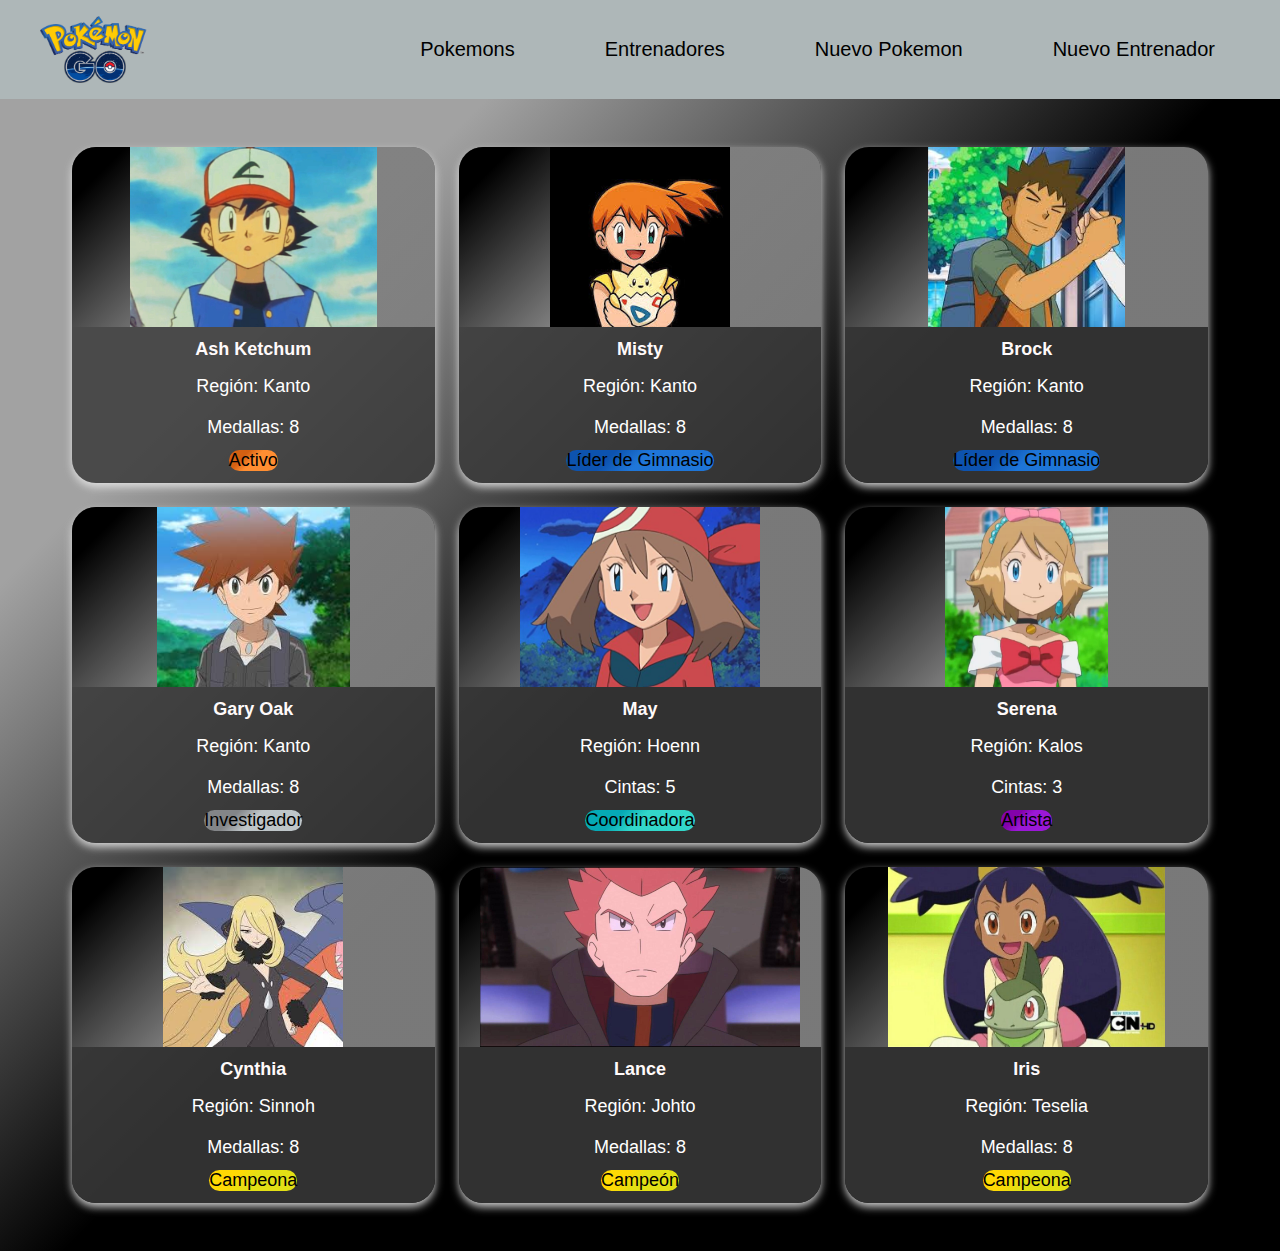
<file: trainers.html>
<!DOCTYPE html>
<html lang="es">
<head>
    <meta charset="UTF-8">
    <meta name="viewport" content="width=device-width, initial-scale=1.0">
    <title>Pokedex</title>
    <link rel="stylesheet" href="assets/css/menu.css">
    <link rel="stylesheet" href="assets/css/trainers.css">
</head>
<body>
    <nav class="navbar">
        <div class="nav-container">
            <div class="nav-logo">
                <img src="assets/img/580b57fcd9996e24bc43c52.png" alt="pokedex">

            </div>
            <ul class="nav-menu">
                <li class="nav-item"><a href="index.html" class="nav-link">Pokemons</a></li>
                <li class="nav-item"><a href="trainers.html" class="nav-link">Entrenadores</a></li>
                <li class="nav-item"><a href="#nuevo-pokemon" class="nav-link">Nuevo Pokemon</a></li>
                <li class="nav-item"><a href="#nuevo-entrenador" class="nav-link">Nuevo Entrenador</a></li>
            </ul>
        </div>
    </nav>

    <main class="container">
        <section id="entrenadores" class="trainers-grid">
            <div class="trainer-card">
                <img src="assets/img/ash.jpg" alt="Ash Ketchum" class="trainer-image">
                <div class="trainer-info">
                    <h3 class="trainer-name">Ash Ketchum</h3>
                    <p class="trainer-region">Región: Kanto</p>
                    <p class="trainer-badges">Medallas: 8</p>
                    <span class="trainer-status status-active">Activo</span>
                </div>
            </div>

            <div class="trainer-card">
                <img src="assets/img/mist.jpeg" alt="Misty" class="trainer-image">
                <div class="trainer-info">
                    <h3 class="trainer-name">Misty</h3>
                    <p class="trainer-region">Región: Kanto</p>
                    <p class="trainer-badges">Medallas: 8</p>
                    <span class="trainer-status status-lider_de_gimnasio">Líder de Gimnasio</span>
                </div>
            </div>

            <div class="trainer-card">
                <img src="assets/img/broc.jpeg" alt="Brock" class="trainer-image">
                <div class="trainer-info">
                    <h3 class="trainer-name">Brock</h3>
                    <p class="trainer-region">Región: Kanto</p>
                    <p class="trainer-badges">Medallas: 8</p>
                    <span class="trainer-status status-lider_de_gimnasio">Líder de Gimnasio</span>
                </div>
            </div>

            <div class="trainer-card">
                <img src="assets/img/gar.jpeg" alt="Gary Oak" class="trainer-image">
                <div class="trainer-info">
                    <h3 class="trainer-name">Gary Oak</h3>
                    <p class="trainer-region">Región: Kanto</p>
                    <p class="trainer-badges">Medallas: 8</p>
                    <span class="trainer-status status-investigador">Investigador</span>
                </div>
            </div>

            <div class="trainer-card">
                <img src="assets/img/Ma.jpg" alt="May" class="trainer-image">
                <div class="trainer-info">
                    <h3 class="trainer-name">May</h3>
                    <p class="trainer-region">Región: Hoenn</p>
                    <p class="trainer-badges">Cintas: 5</p>
                    <span class="trainer-status status-coordinadora">Coordinadora</span>
                </div>
            </div>

            <div class="trainer-card">
                <img src="assets/img/serena.jpg" alt="Serena" class="trainer-image">
                <div class="trainer-info">
                    <h3 class="trainer-name">Serena</h3>
                    <p class="trainer-region">Región: Kalos</p>
                    <p class="trainer-badges">Cintas: 3</p>
                    <span class="trainer-status status-artista">Artista</span>
                </div>
            </div>

            <div class="trainer-card">
                <img src="assets/img/cynthi.jpeg" alt="Cynthia" class="trainer-image">
                <div class="trainer-info">
                    <h3 class="trainer-name">Cynthia</h3>
                    <p class="trainer-region">Región: Sinnoh</p>
                    <p class="trainer-badges">Medallas: 8</p>
                    <span class="trainer-status status-champion">Campeona</span>
                </div>
            </div>

            <div class="trainer-card">
                <img src="assets/img/lanc.jpg" alt="Lance" class="trainer-image">
                <div class="trainer-info">
                    <h3 class="trainer-name">Lance</h3>
                    <p class="trainer-region">Región: Johto</p>
                    <p class="trainer-badges">Medallas: 8</p>
                    <span class="trainer-status status-champion">Campeón</span>
                </div>
            </div>

            <div class="trainer-card">
                <img src="assets/img/iri.jpg" alt="Iris" class="trainer-image">
                <div class="trainer-info">
                    <h3 class="trainer-name">Iris</h3>
                    <p class="trainer-region">Región: Teselia</p>
                    <p class="trainer-badges">Medallas: 8</p>
                    <span class="trainer-status status-champion">Campeona</span>
                </div>
            </div>
        </section>
    </main>
</body>
</html>
</file>
<file: assets/css/menu.css>
*{
    margin: 0;
    padding:0px;
    box-sizing: border-box;
}

body {
    font-family: 'Lucida Sans', 'Lucida Sans Regular', 'Lucida Grande', 'Lucida Sans Unicode', Geneva, Verdana, sans-serif;
    background-color: rgb(224, 224, 224);
}

.navbar {
    position: sticky;
    background: linear-gradient(135deg, #9cadad 50%, #414040 50%);
    box-shadow: 0 2px 4px rgba(0, 0, 0, 0,);
    top: 0;
    z-index: 2000;
    
}

.nav-container {
    display: flex;
    justify-content: space-between;
    align-items: center;
    padding: 16px 40px;
    margin: 0;
    background: #aeb7b8;
}

.nav-menu {
    display: flex;
    flex-direction: row;
    gap: 40px;
    align-items: center;
    list-style: none;
    margin: 0;
    padding: 0;
 }

.nav-logo img {
    width: 110px;
    height: auto;
    display: block;
 }

.nav-link {
    color: rgb(0, 0, 0);
    text-decoration: none;
    font-size: 20px;
    font-weight: 25px;
    padding: 8px 25px;
    
}

.nav-link:hover {
    background-color: rgb(230, 230, 230);
    border-radius: 8px;
}

@media screen and (max-width: 900px) {
    .nav-container {
        flex-direction: column;
        align-items: flex-start;
        padding: 16px;
    } 
    
    .nav-logo{
        width: 100%;
        height: auto;

    }   
        .nav-menu{
    flex-direction: column;
    }
}
</file>
<file: assets/css/trainers.css>
.container{
    max-width: 2200px;
    margin: 0 auto;
    padding: 32px; 
    background: linear-gradient(135deg, #a2a2a2 20%, #000000 50%);
}

.trainers-grid{
    display:flex;
    flex-wrap: wrap;
    gap: 24px;
    justify-content: center;
    padding: 16px;
}

.trainer-card{
    background-color: rgba(58, 58, 58, 0.849);
    border-radius: 24px;
    box-shadow: 0 4px 8px rgba(230, 230, 230, 0.897);
    overflow: hidden;
    display: flex;
    flex-direction: column;
    flex: 1 1 calc(33.333% - 32px);
    max-width: calc(33.333% - 32px);
    min-width: 350px;
    transition: transform 0.4s ease, box-shadow 0.4s ease;
}

.trainer-card:hover {
    transform: translate(-8px);
    box-shadow: 0 8px 16px rgba(0, 0, 0, 0);
    transition: all 0.9 ease;

}

.trainer-image{
    width: 100%;
    height: 180px;
    object-fit: contain;
    display: block;
    background: linear-gradient(135deg, #000000 10%, #a2a2a2a2 50%);
}

.trainer-info{
    padding: 12px;
    display: flex;
    flex-direction: column;
    gap: 8px;
    align-items: center;
    justify-content: space-between;
    font-size: 18px;
}

.trainer-name{
    font-size: 18px;
    font-weight: bold;
    color: #fffafa;
    text-transform: capitalize;
    margin: 0;
    
} 

.trainer-region{
    padding: 8px 16px;
    border-radius: 20px;
    color: #ffffff;
    font-size: 18px;
    font-weight: 500;
    text-transform: capitalize;
}

.trainer-badges{
    font-size: 18px;
    color: #ffffff;
    margin: 4px 0;
    
}

.status-active{
    background: linear-gradient(135deg, #d46012 30%, rgb(255, 142, 50) 50%) ;
    border-radius: 25px;
    font-size: 18px;
    
}

.status-lider_de_gimnasio{
    background: linear-gradient(135deg, #0d53af 30%, rgba(25, 133, 255, 0.808) 50%) ;
    border-radius: 25px;
    font-size: 18px;
}

.status-investigador{
    background: linear-gradient(135deg, #838588 30%, rgba(222, 231, 235, 0.808) 50%) ;
    border-radius: 25px;
    font-size: 18px;
}

.status-coordinadora{
    background: linear-gradient(135deg, #05aab6 30%, rgba(51, 255, 238, 0.808) 50%) ;
    border-radius: 25px;
    font-size: 18px;
    
}

.status-artista{
    background: linear-gradient(135deg, #8302aa 30%, rgba(180, 18, 255, 0.808) 50%) ;
    border-radius: 10px;
    font-size: 18px;
}

.status-champion{
    background: linear-gradient(135deg, #ffd904 30%, rgb(226, 223, 21) 50%) ;
    border-radius: 100px;
    font-size: 18px;
}

@media screen and (max-width: 768px) {

    .trainer-grid{
        width: 100%;
        gap: 8px;
    }

    .trainer-card{
        flex: 0 0 calc(50% - 16px);
        max-width: calc(50% - 16px);
    }

    
}

@media screen and (max-width: 480px) {

    .trainer-grid{
        gap: 16px;
    }

    .trainer-card{
        flex: 0 0 100%;
        max-width: 100%;
    }

    
}
</file>
